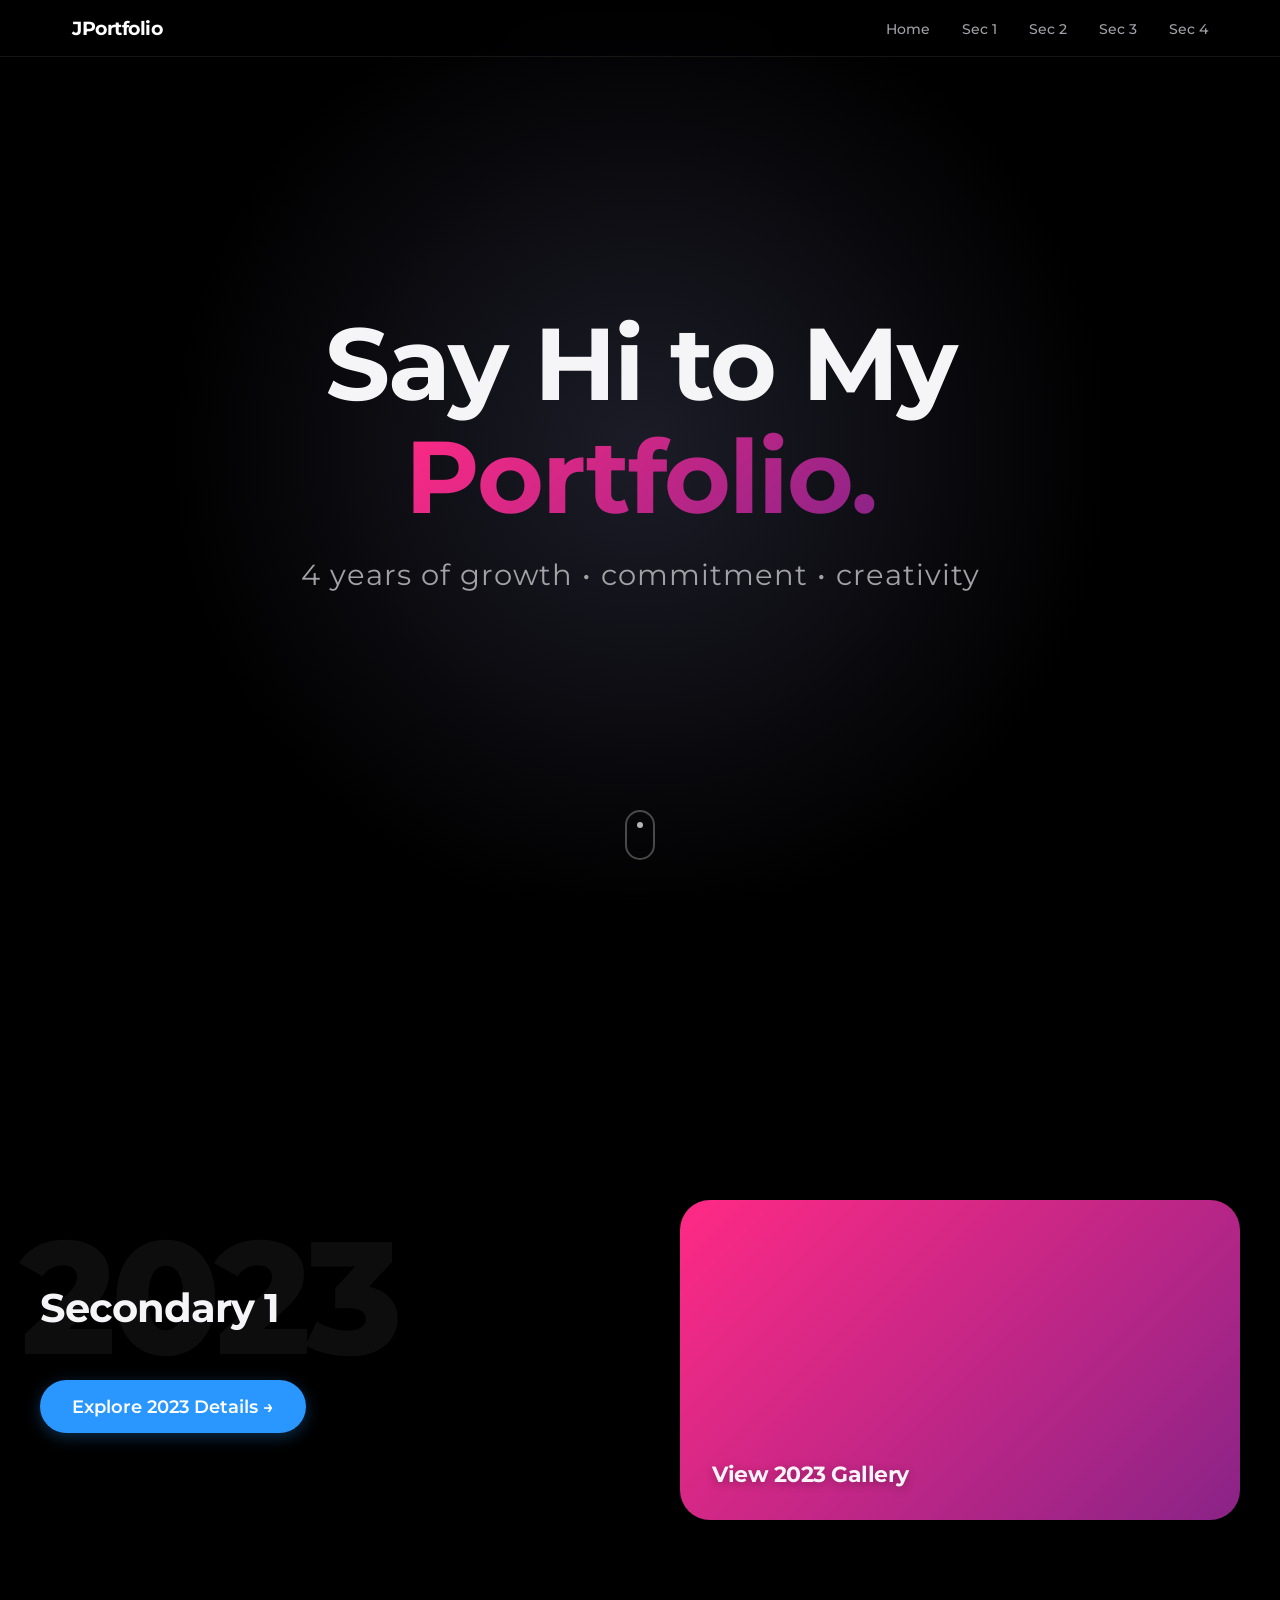
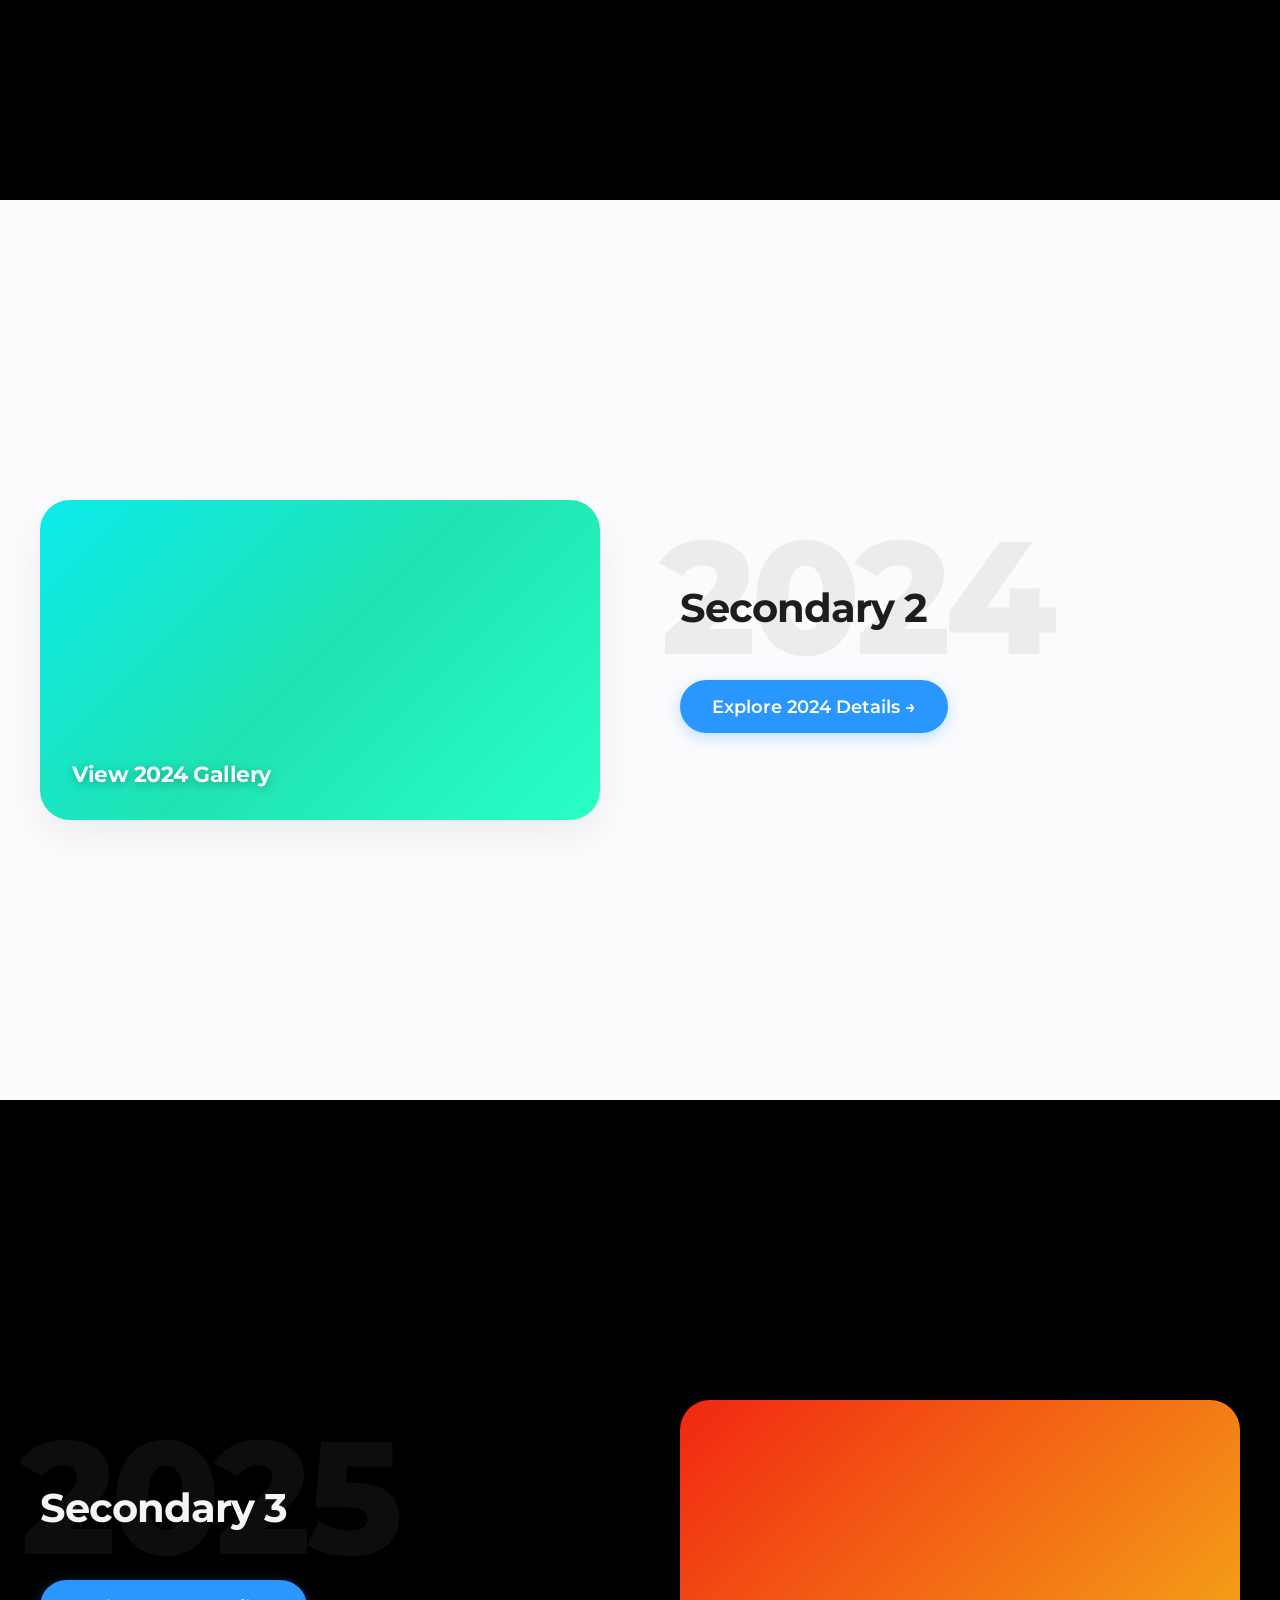
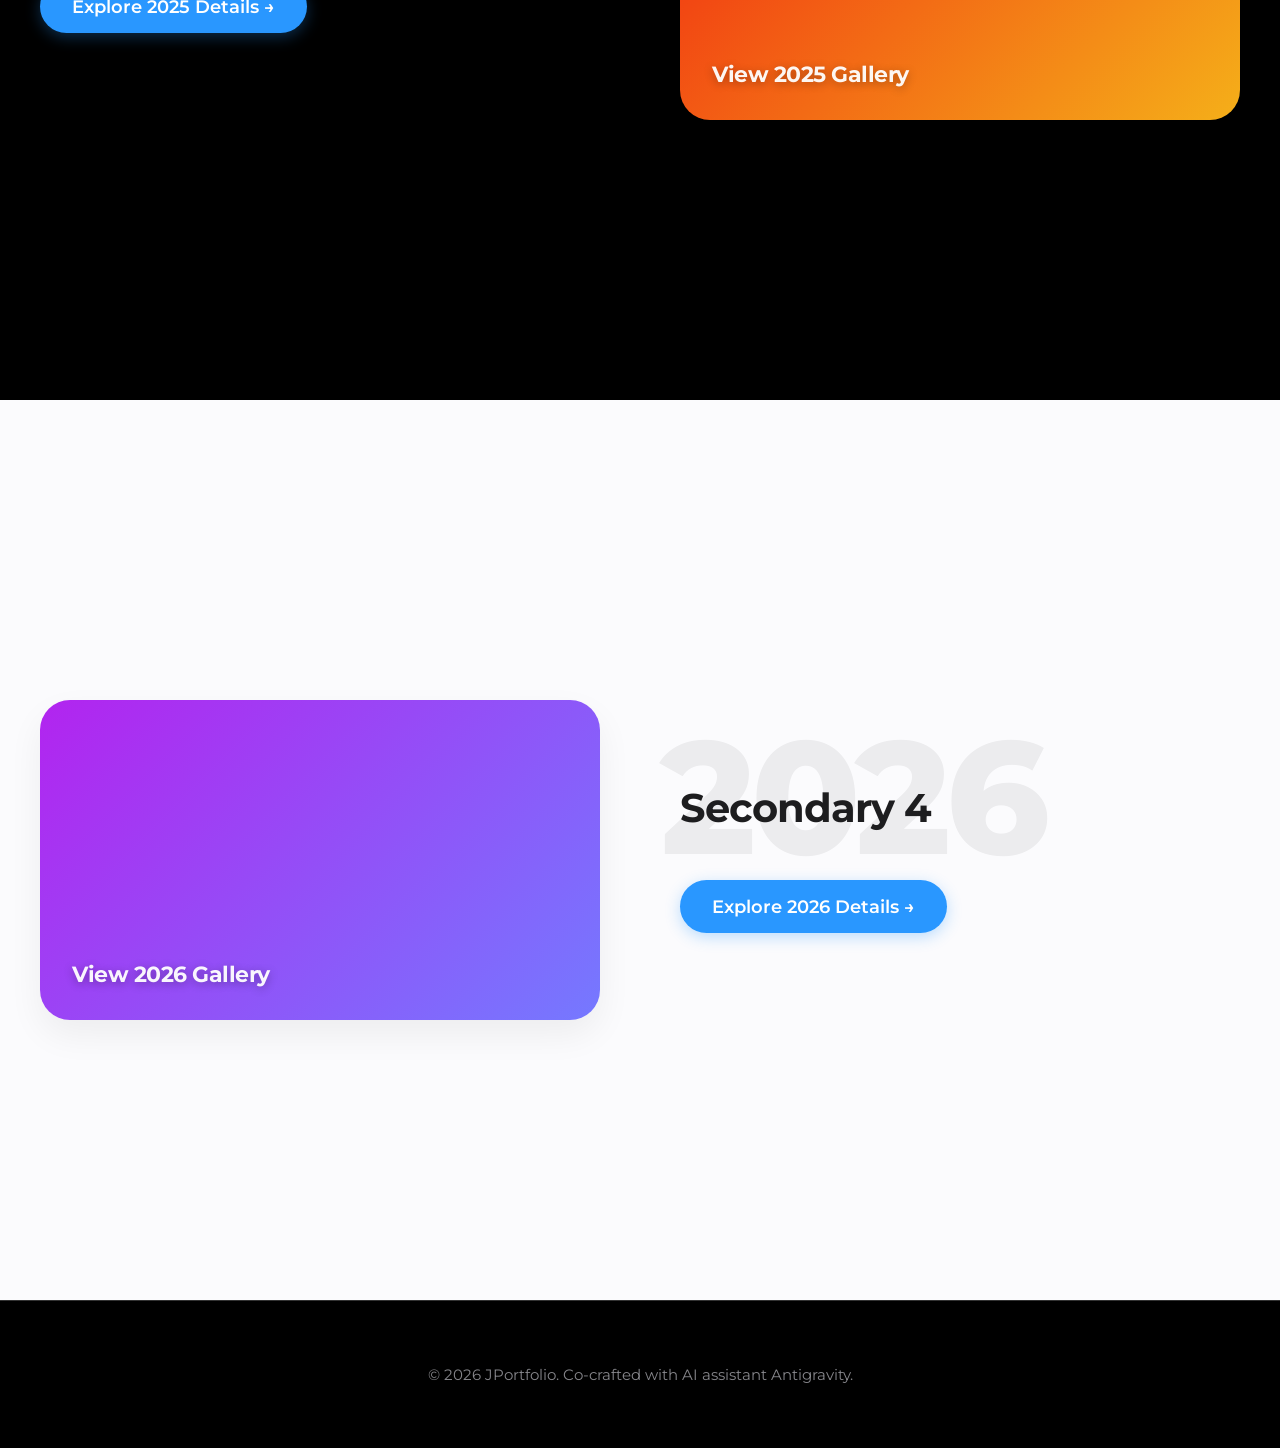
<file: index.html>
<!DOCTYPE html>
<html lang="en">

<head>
  <meta charset="UTF-8" />
  <meta name="viewport" content="width=device-width, initial-scale=1.0" />
  <title>JPortfolio</title>

  <!-- Montserrat Font -->
  <link rel="preconnect" href="https://fonts.googleapis.com">
  <link rel="preconnect" href="https://fonts.gstatic.com" crossorigin>
  <link href="https://fonts.googleapis.com/css2?family=Montserrat:wght@300;400;500;600;700&display=swap"
    rel="stylesheet">

  <link rel="stylesheet" href="style.css">
</head>

<body>

  <nav class="navbar">
    <div class="nav-content">
      <div class="logo">JPortfolio</div>
      <ul class="nav-links">
        <li><a href="#hero">Home</a></li>
        <li><a href="#sec1">Sec 1</a></li>
        <li><a href="#sec2">Sec 2</a></li>
        <li><a href="#sec3">Sec 3</a></li>
        <li><a href="#sec4">Sec 4</a></li>
      </ul>
    </div>
  </nav>

  <header id="hero" class="hero fade-up">
    <div class="hero-content">
      <h1 class="hero-title">Say Hi to My <br><span class="gradient-text">Portfolio.</span></h1>
      <p class="hero-subtitle">4 years of growth • commitment • creativity</p>
    </div>
    <div class="scroll-indicator">
      <div class="mouse"></div>
    </div>
  </header>

  <main>
    <section id="sec1" class="year dark-section">
      <div class="section-container">
        <div class="text-content fade-up">
          <h2 class="section-title">2023</h2>
          <h3 class="section-subtitle">Secondary 1</h3>
          <a href="2023.html" class="explore-btn">Explore 2023 Details &rarr;</a>
        </div>
        <div class="gallery-content fade-up delay">
          <a href="2023.html" style="text-decoration: none;">
            <div class="bento-grid" style="grid-template-rows: 300px;">
              <div class="bento-item gradient-1 bento-large explore-card">
                <div class="bento-inner">View 2023 Gallery</div>
              </div>
            </div>
          </a>
        </div>
      </div>
    </section>

    <section id="sec2" class="year light-section">
      <div class="section-container reverse">
        <div class="text-content fade-up">
          <h2 class="section-title">2024</h2>
          <h3 class="section-subtitle">Secondary 2</h3>
          <a href="2024.html" class="explore-btn">Explore 2024 Details &rarr;</a>
        </div>
        <div class="gallery-content fade-up delay">
          <a href="2024.html" style="text-decoration: none;">
            <div class="bento-grid" style="grid-template-rows: 300px;">
              <div class="bento-item gradient-2 bento-large explore-card">
                <div class="bento-inner">View 2024 Gallery</div>
              </div>
            </div>
          </a>
        </div>
      </div>
    </section>

    <section id="sec3" class="year dark-section">
      <div class="section-container">
        <div class="text-content fade-up">
          <h2 class="section-title">2025</h2>
          <h3 class="section-subtitle">Secondary 3</h3>
          <a href="2025.html" class="explore-btn">Explore 2025 Details &rarr;</a>
        </div>
        <div class="gallery-content fade-up delay">
          <a href="2025.html" style="text-decoration: none;">
            <div class="bento-grid" style="grid-template-rows: 300px;">
              <div class="bento-item gradient-3 bento-large explore-card">
                <div class="bento-inner">View 2025 Gallery</div>
              </div>
            </div>
          </a>
        </div>
      </div>
    </section>

    <section id="sec4" class="year light-section">
      <div class="section-container reverse">
        <div class="text-content fade-up">
          <h2 class="section-title">2026</h2>
          <h3 class="section-subtitle">Secondary 4</h3>
          <a href="2026.html" class="explore-btn">Explore 2026 Details &rarr;</a>
        </div>
        <div class="gallery-content fade-up delay">
          <a href="2026.html" style="text-decoration: none;">
            <div class="bento-grid" style="grid-template-rows: 300px;">
              <div class="bento-item gradient-4 bento-large explore-card">
                <div class="bento-inner">View 2026 Gallery</div>
              </div>
            </div>
          </a>
        </div>
      </div>
    </section>
  </main>

  <footer>
    <p>&copy; 2026 JPortfolio. Co-crafted with AI assistant Antigravity.</p>
  </footer>

  <script src="scripts.js"></script>
</body>

</html>
</file>
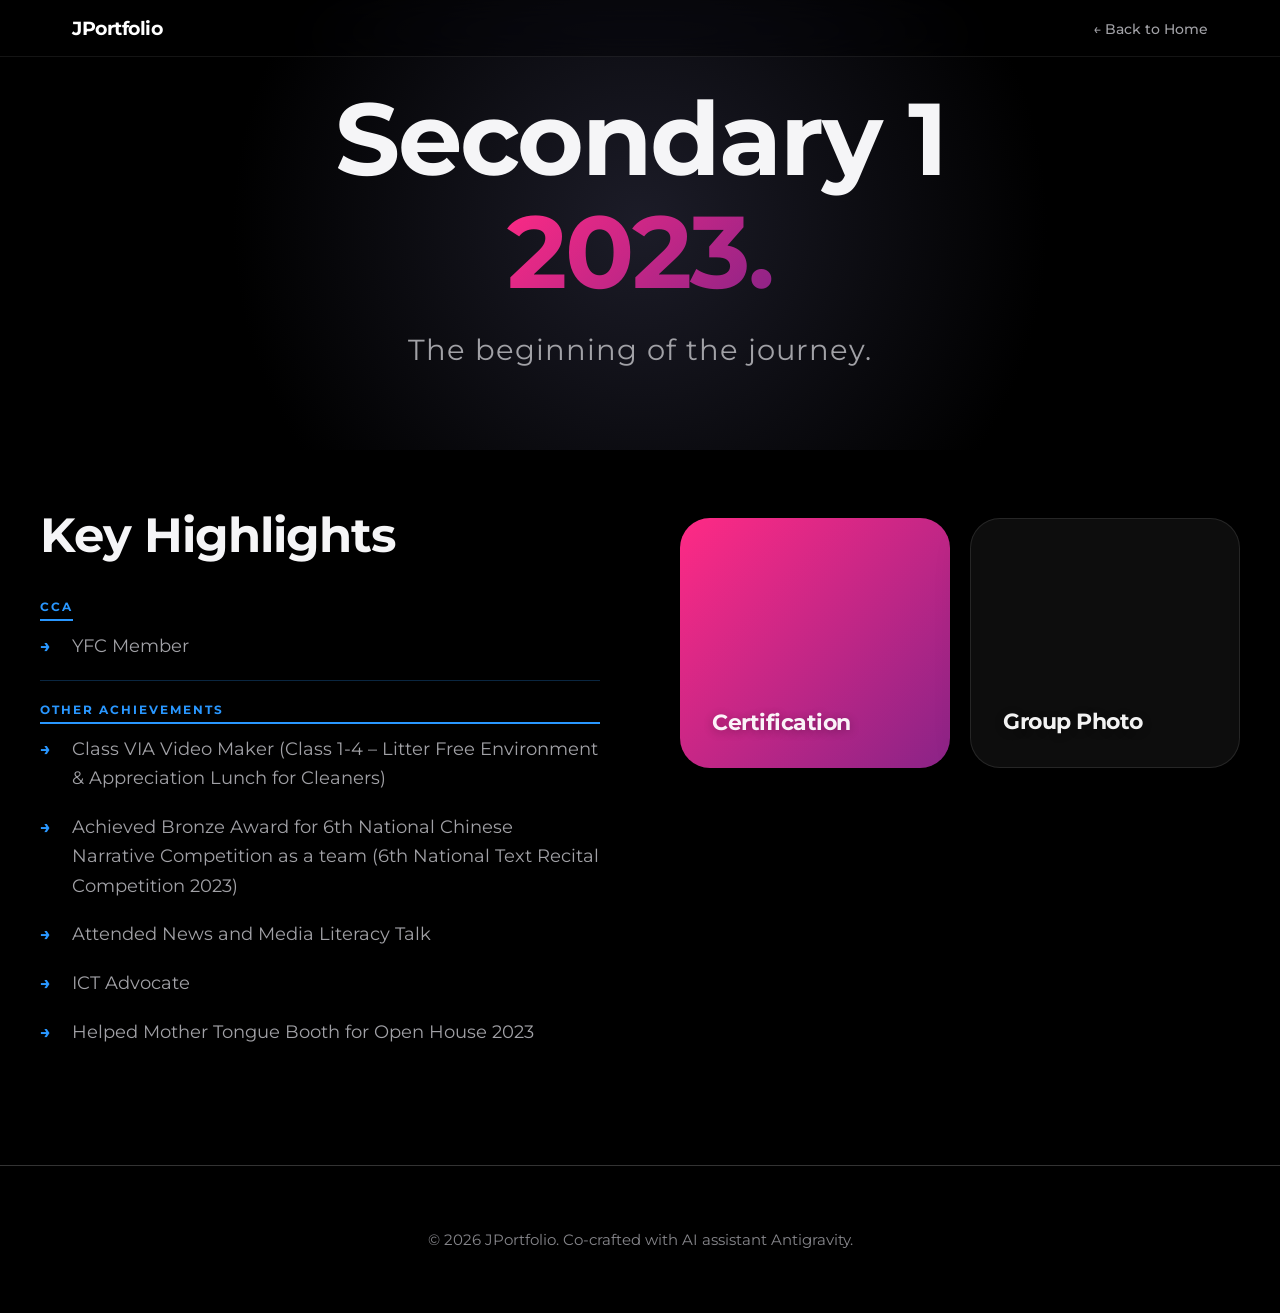
<file: 2023.html>
<!DOCTYPE html>
<html lang="en">

<head>
    <meta charset="UTF-8" />
    <meta name="viewport" content="width=device-width, initial-scale=1.0" />
    <title>2023 Details - JPortfolio</title>
    <link rel="preconnect" href="https://fonts.googleapis.com">
    <link rel="preconnect" href="https://fonts.gstatic.com" crossorigin>
    <link href="https://fonts.googleapis.com/css2?family=Montserrat:wght@300;400;500;600;700&display=swap"
        rel="stylesheet">
    <link rel="stylesheet" href="style.css">
</head>

<body>

    <nav class="navbar">
        <div class="nav-content">
            <div class="logo">JPortfolio</div>
            <ul class="nav-links">
                <li><a href="index.html">← Back to Home</a></li>
            </ul>
        </div>
    </nav>

    <header class="hero fade-up" style="height: 50vh; min-height: 400px;">
        <div class="hero-content">
            <h1 class="hero-title">Secondary 1 <br><span class="gradient-text"
                    style="background: var(--apple-gradient-1); -webkit-background-clip: text;">2023.</span></h1>
            <p class="hero-subtitle">The beginning of the journey.</p>
        </div>
    </header>

    <main>
        <section class="year dark-section" style="padding-top: 40px; min-height: auto; padding-bottom: 100px;">
            <div class="section-container">
                <div class="text-content fade-up">
                    <h2 class="section-subtitle" style="font-size: 3rem;">Key Highlights</h2>
                    <ul class="stagger-list" style="margin-top: 2rem;">
                        <li class="list-category"><strong>CCA</strong></li>
                        <li>YFC Member</li>
                        <li class="list-category" style="margin-top: 1rem;"><strong>Other Achievements</strong></li>
                        <li>Class VIA Video Maker (Class 1-4 – Litter Free Environment &amp; Appreciation Lunch for
                            Cleaners)</li>
                        <li>Achieved Bronze Award for 6th National Chinese Narrative Competition as a team (6th National
                            Text Recital Competition 2023)</li>
                        <li>Attended News and Media Literacy Talk</li>
                        <li>ICT Advocate</li>
                        <li>Helped Mother Tongue Booth for Open House 2023</li>
                    </ul>
                </div>
                <div class="gallery-content fade-up delay">
                    <div class="bento-grid">
                        <div class="bento-item gradient-1">
                            <div class="bento-inner">Certification</div>
                        </div>
                        <div class="bento-item glass">
                            <div class="bento-inner">Group Photo</div>
                        </div>
                    </div>
                </div>
            </div>
        </section>
    </main>

    <footer>
        <p>&copy; 2026 JPortfolio. Co-crafted with AI assistant Antigravity.</p>
    </footer>

    <script src="scripts.js"></script>
</body>

</html>
</file>
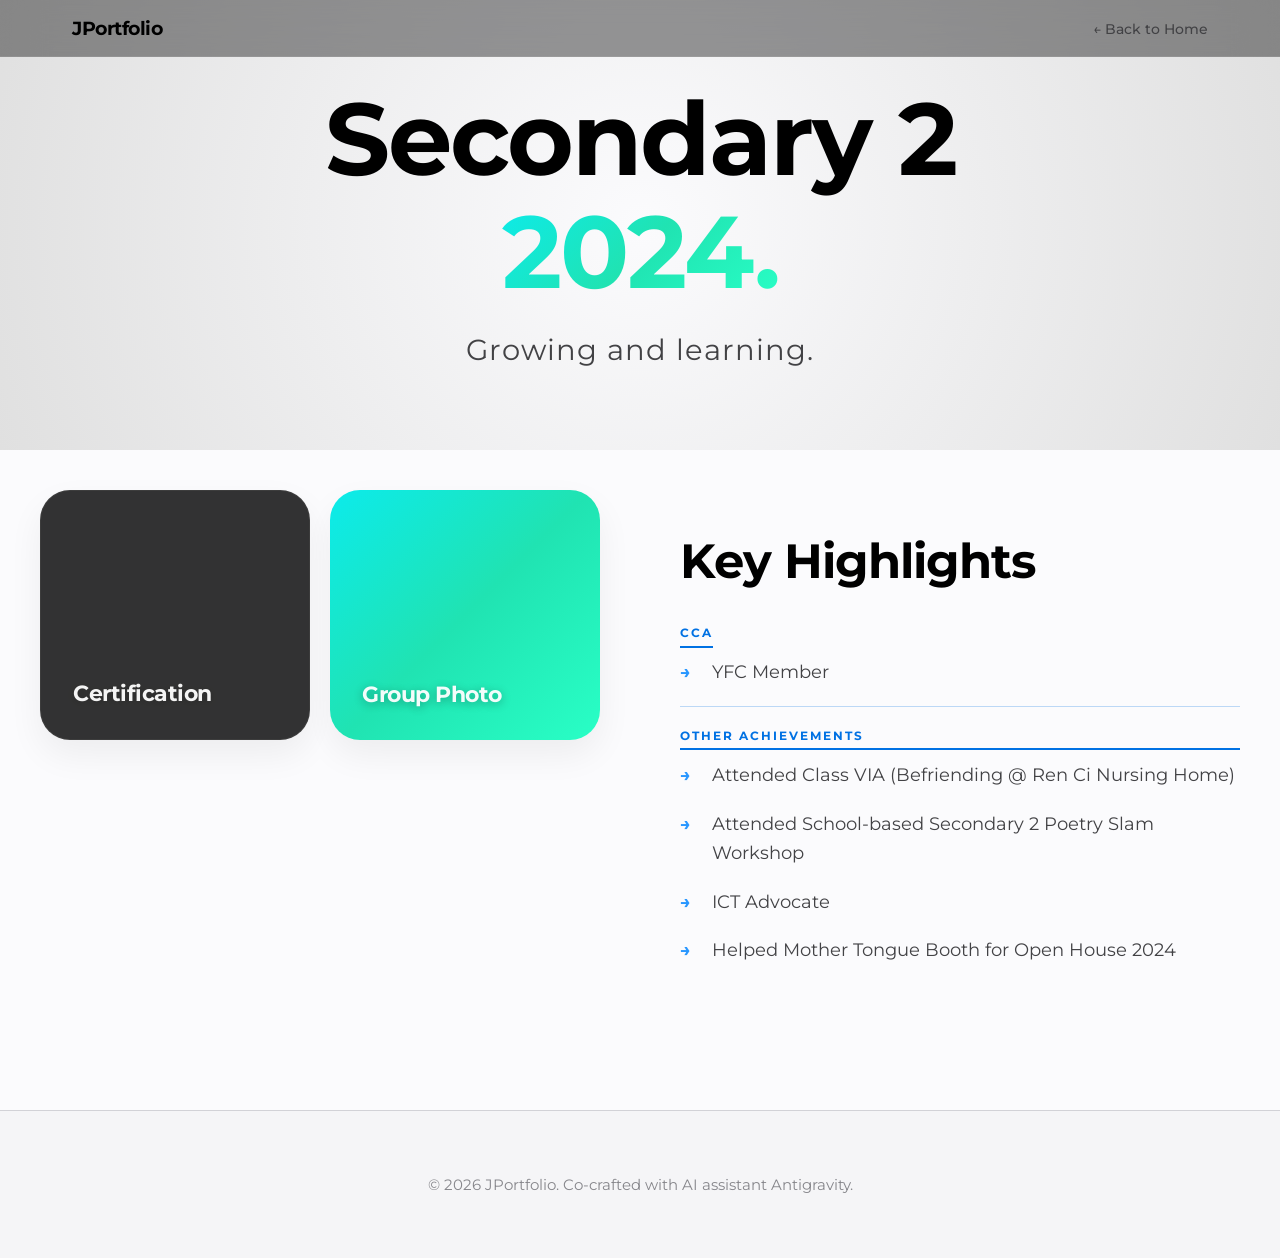
<file: 2024.html>
<!DOCTYPE html>
<html lang="en">

<head>
    <meta charset="UTF-8" />
    <meta name="viewport" content="width=device-width, initial-scale=1.0" />
    <title>2024 Details - JPortfolio</title>
    <link rel="preconnect" href="https://fonts.googleapis.com">
    <link rel="preconnect" href="https://fonts.gstatic.com" crossorigin>
    <link href="https://fonts.googleapis.com/css2?family=Montserrat:wght@300;400;500;600;700&display=swap"
        rel="stylesheet">
    <link rel="stylesheet" href="style.css">
</head>

<body style="background: var(--bg-light); color: var(--text-light);">

    <nav class="navbar" style="background: rgba(255, 255, 255, 0.4); border-bottom: 1px solid rgba(0, 0, 0, 0.08);">
        <div class="nav-content">
            <div class="logo" style="color: #000;">JPortfolio</div>
            <ul class="nav-links">
                <li><a href="index.html" style="color: #424245;">← Back to Home</a></li>
            </ul>
        </div>
    </nav>

    <header class="hero fade-up"
        style="height: 50vh; min-height: 400px; background: radial-gradient(circle at center, #fbfbfd 0%, #e0e0e0 100%);">
        <div class="hero-content">
            <h1 class="hero-title" style="color: #000;">Secondary 2 <br><span class="gradient-text"
                    style="background: var(--apple-gradient-2); -webkit-background-clip: text;">2024.</span></h1>
            <p class="hero-subtitle" style="color: #424245;">Growing and learning.</p>
        </div>
    </header>

    <main>
        <section class="year light-section" style="padding-top: 40px; min-height: auto; padding-bottom: 100px;">
            <div class="section-container reverse">
                <div class="text-content fade-up">
                    <h2 class="section-subtitle" style="font-size: 3rem; color: #000;">Key Highlights</h2>
                    <ul class="stagger-list" style="margin-top: 2rem;">
                        <li class="list-category"><strong>CCA</strong></li>
                        <li>YFC Member</li>
                        <li class="list-category" style="margin-top: 1rem;"><strong>Other Achievements</strong></li>
                        <li>Attended Class VIA (Befriending @ Ren Ci Nursing Home)</li>
                        <li>Attended School-based Secondary 2 Poetry Slam Workshop</li>
                        <li>ICT Advocate</li>
                        <li>Helped Mother Tongue Booth for Open House 2024</li>
                    </ul>
                </div>
                <div class="gallery-content fade-up delay">
                    <div class="bento-grid">
                        <div class="bento-item glass-dark" style="background: rgba(0,0,0,0.8);">
                            <div class="bento-inner">Certification</div>
                        </div>
                        <div class="bento-item gradient-2">
                            <div class="bento-inner">Group Photo</div>
                        </div>
                    </div>
                </div>
            </div>
        </section>
    </main>

    <footer style="background: #f5f5f7; border-top: 1px solid #d2d2d7; color: #86868b;">
        <p>&copy; 2026 JPortfolio. Co-crafted with AI assistant Antigravity.</p>
    </footer>

    <script src="scripts.js"></script>
</body>

</html>
</file>
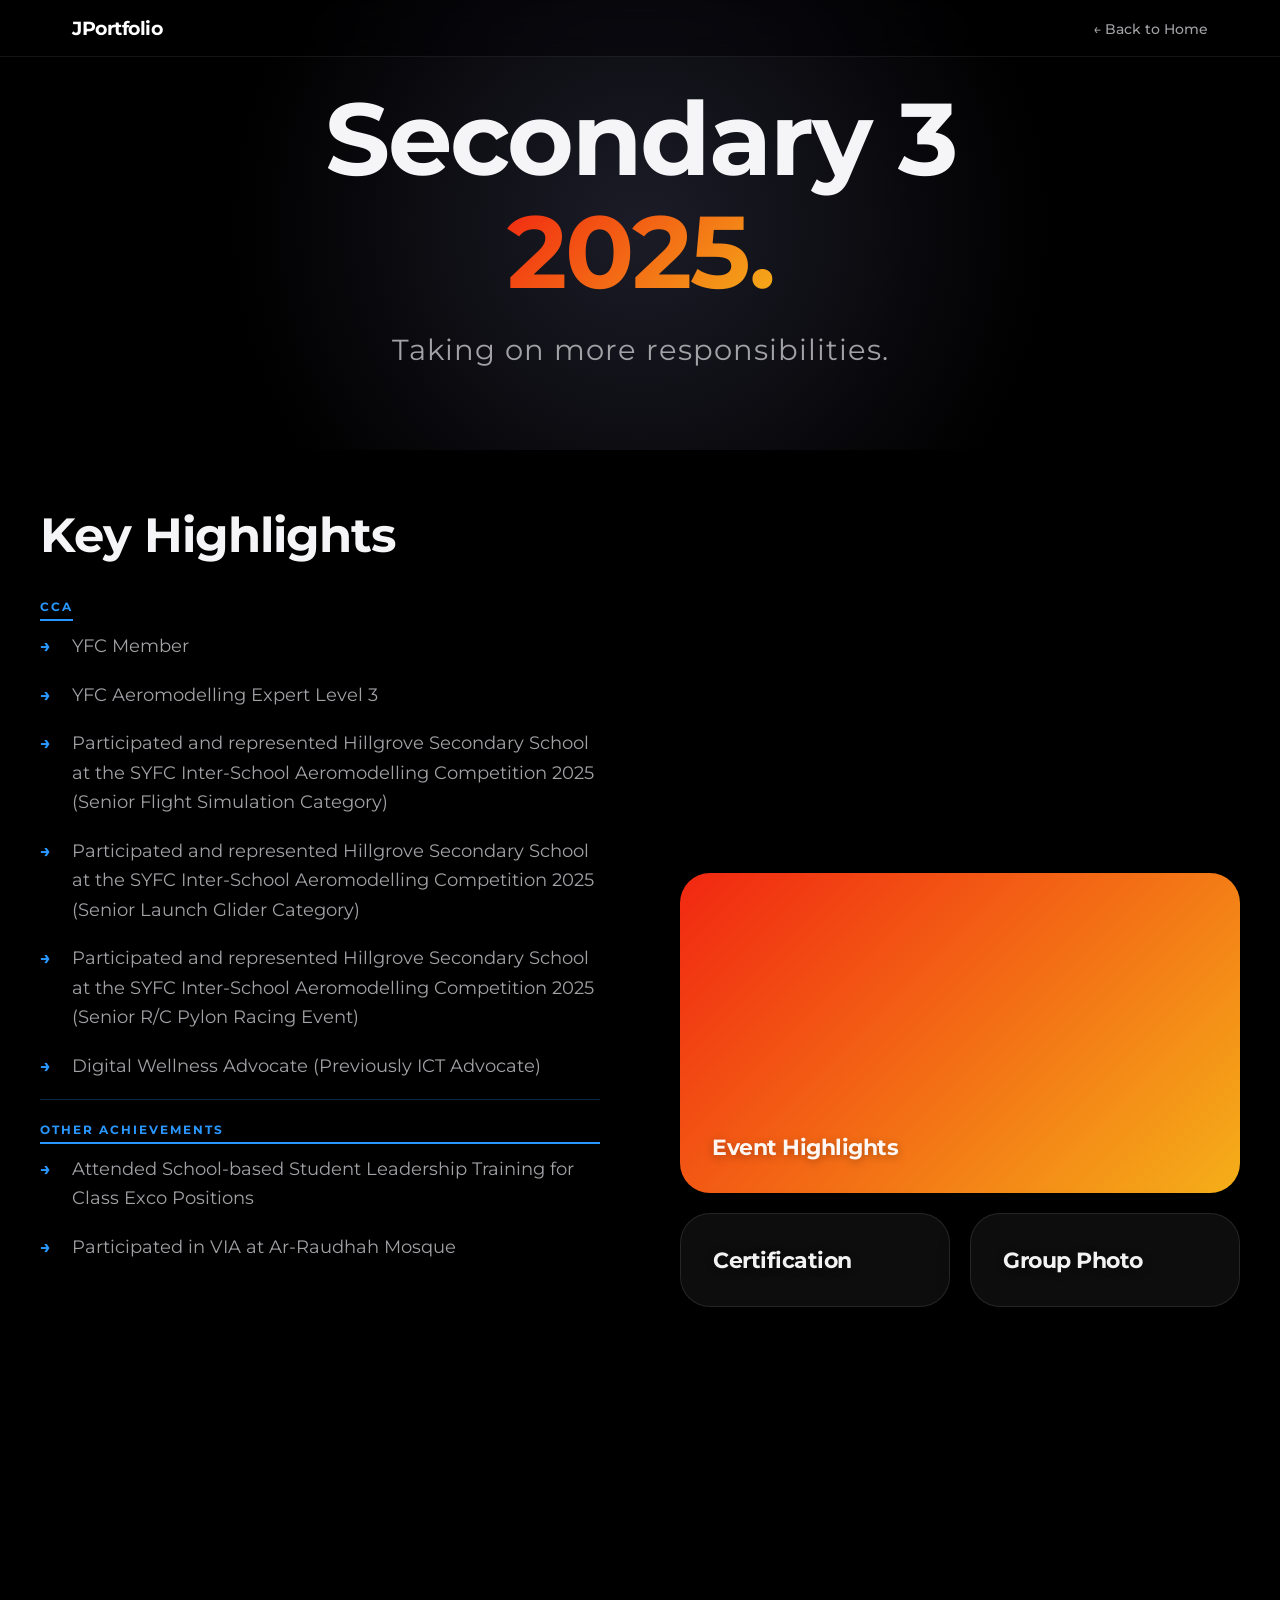
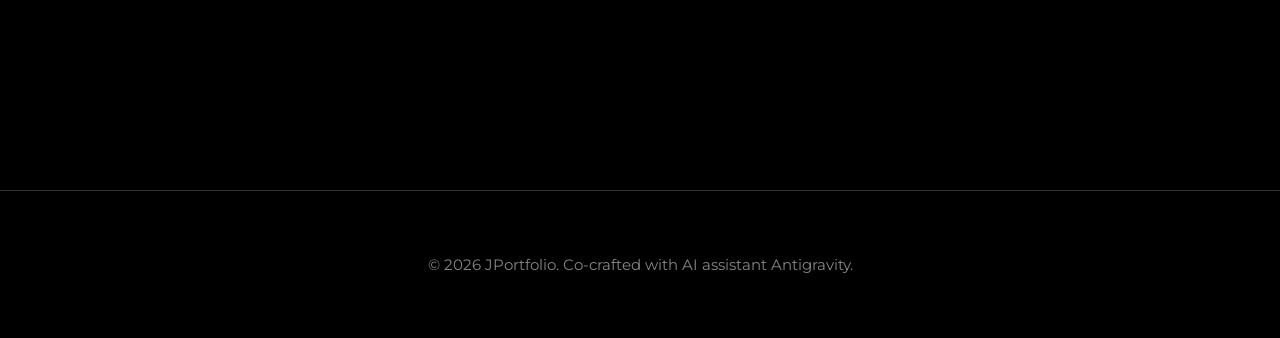
<file: 2025.html>
<!DOCTYPE html>
<html lang="en">

<head>
    <meta charset="UTF-8" />
    <meta name="viewport" content="width=device-width, initial-scale=1.0" />
    <title>2025 Details - JPortfolio</title>
    <link rel="preconnect" href="https://fonts.googleapis.com">
    <link rel="preconnect" href="https://fonts.gstatic.com" crossorigin>
    <link href="https://fonts.googleapis.com/css2?family=Montserrat:wght@300;400;500;600;700&display=swap"
        rel="stylesheet">
    <link rel="stylesheet" href="style.css">
</head>

<body>

    <nav class="navbar">
        <div class="nav-content">
            <div class="logo">JPortfolio</div>
            <ul class="nav-links">
                <li><a href="index.html">← Back to Home</a></li>
            </ul>
        </div>
    </nav>

    <header class="hero fade-up" style="height: 50vh; min-height: 400px;">
        <div class="hero-content">
            <h1 class="hero-title">Secondary 3 <br><span class="gradient-text"
                    style="background: var(--apple-gradient-3); -webkit-background-clip: text;">2025.</span></h1>
            <p class="hero-subtitle">Taking on more responsibilities.</p>
        </div>
    </header>

    <main>
        <section class="year dark-section" style="padding-top: 40px; min-height: auto; padding-bottom: 100px;">
            <div class="section-container">
                <div class="text-content fade-up">
                    <h2 class="section-subtitle" style="font-size: 3rem;">Key Highlights</h2>
                    <ul class="stagger-list" style="margin-top: 2rem;">
                        <li class="list-category"><strong>CCA</strong></li>
                        <li>YFC Member</li>
                        <li>YFC Aeromodelling Expert Level 3</li>
                        <li>Participated and represented Hillgrove Secondary School at the SYFC Inter-School
                            Aeromodelling Competition 2025 (Senior Flight Simulation Category)</li>
                        <li>Participated and represented Hillgrove Secondary School at the SYFC Inter-School
                            Aeromodelling Competition 2025 (Senior Launch Glider Category)</li>
                        <li>Participated and represented Hillgrove Secondary School at the SYFC Inter-School
                            Aeromodelling Competition 2025 (Senior R/C Pylon Racing Event)</li>
                        <li>Digital Wellness Advocate (Previously ICT Advocate)</li>
                        <li class="list-category" style="margin-top: 1rem;"><strong>Other Achievements</strong></li>
                        <li>Attended School-based Student Leadership Training for Class Exco Positions</li>
                        <li>Participated in VIA at Ar-Raudhah Mosque</li>
                        <li>Created montages for class-level events</li>
                        <li>Contributed Significantly in PTM, was in charge of a segment in PTM which requires
                            prerequisites for drone flying</li>
                        <li>Participated in MASTEREIGN Business &amp; Entrepreneurship Programme</li>
                        <li>Main sharer for Hillgrove Learning Festival for Chinese Chess</li>
                        <li>Helped Design &amp; Technology Booth for Open House 2025</li>
                        <li>Interviewed for Class Vice-Chairman Role</li>
                    </ul>
                </div>
                <div class="gallery-content fade-up delay">
                    <div class="bento-grid three-grid">
                        <div class="bento-item gradient-3 bento-large">
                            <div class="bento-inner">Event Highlights</div>
                        </div>
                        <div class="bento-item glass">
                            <div class="bento-inner">Certification</div>
                        </div>
                        <div class="bento-item glass">
                            <div class="bento-inner">Group Photo</div>
                        </div>
                    </div>
                </div>
            </div>
        </section>
    </main>

    <footer>
        <p>&copy; 2026 JPortfolio. Co-crafted with AI assistant Antigravity.</p>
    </footer>

    <script src="scripts.js"></script>
</body>

</html>
</file>
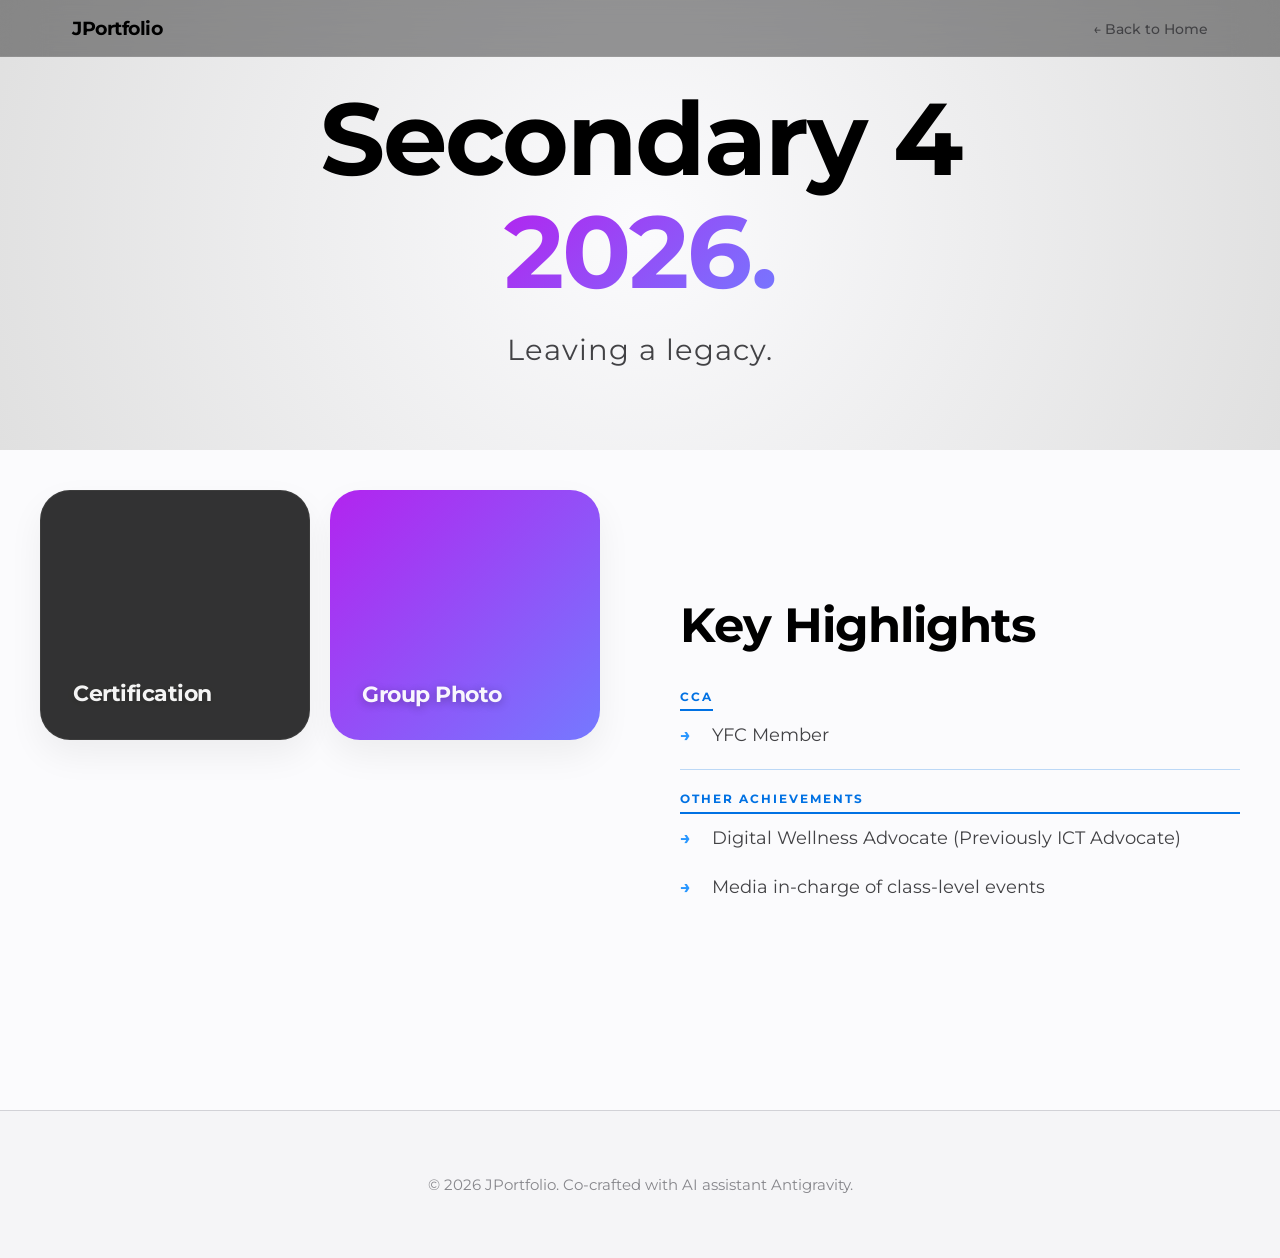
<file: 2026.html>
<!DOCTYPE html>
<html lang="en">

<head>
    <meta charset="UTF-8" />
    <meta name="viewport" content="width=device-width, initial-scale=1.0" />
    <title>2026 Details - JPortfolio</title>
    <link rel="preconnect" href="https://fonts.googleapis.com">
    <link rel="preconnect" href="https://fonts.gstatic.com" crossorigin>
    <link href="https://fonts.googleapis.com/css2?family=Montserrat:wght@300;400;500;600;700&display=swap"
        rel="stylesheet">
    <link rel="stylesheet" href="style.css">
</head>

<body style="background: var(--bg-light); color: var(--text-light);">

    <nav class="navbar" style="background: rgba(255, 255, 255, 0.4); border-bottom: 1px solid rgba(0, 0, 0, 0.08);">
        <div class="nav-content">
            <div class="logo" style="color: #000;">JPortfolio</div>
            <ul class="nav-links">
                <li><a href="index.html" style="color: #424245;">← Back to Home</a></li>
            </ul>
        </div>
    </nav>

    <header class="hero fade-up"
        style="height: 50vh; min-height: 400px; background: radial-gradient(circle at center, #fbfbfd 0%, #e0e0e0 100%);">
        <div class="hero-content">
            <h1 class="hero-title" style="color: #000;">Secondary 4 <br><span class="gradient-text"
                    style="background: var(--apple-gradient-4); -webkit-background-clip: text;">2026.</span></h1>
            <p class="hero-subtitle" style="color: #424245;">Leaving a legacy.</p>
        </div>
    </header>

    <main>
        <section class="year light-section" style="padding-top: 40px; min-height: auto; padding-bottom: 100px;">
            <div class="section-container reverse">
                <div class="text-content fade-up">
                    <h2 class="section-subtitle" style="font-size: 3rem; color: #000;">Key Highlights</h2>
                    <ul class="stagger-list" style="margin-top: 2rem;">
                        <li class="list-category"><strong>CCA</strong></li>
                        <li>YFC Member</li>
                        <li class="list-category" style="margin-top: 1rem;"><strong>Other Achievements</strong></li>
                        <li>Digital Wellness Advocate (Previously ICT Advocate)</li>
                        <li>Media in-charge of class-level events</li>
                    </ul>
                </div>
                <div class="gallery-content fade-up delay">
                    <div class="bento-grid">
                        <div class="bento-item glass-dark" style="background: rgba(0,0,0,0.8);">
                            <div class="bento-inner">Certification</div>
                        </div>
                        <div class="bento-item gradient-4">
                            <div class="bento-inner">Group Photo</div>
                        </div>
                    </div>
                </div>
            </div>
        </section>
    </main>

    <footer style="background: #f5f5f7; border-top: 1px solid #d2d2d7; color: #86868b;">
        <p>&copy; 2026 JPortfolio. Co-crafted with AI assistant Antigravity.</p>
    </footer>

    <script src="scripts.js"></script>
</body>

</html>
</file>
<file: style.css>
:root {
  --bg-dark: #000000;
  --text-dark: #f5f5f7;
  --bg-light: #fbfbfd;
  --text-light: #1d1d1f;
  --apple-blue: #2997ff;
  --apple-gradient-1: linear-gradient(135deg, #ff2a85, #8a2387);
  --apple-gradient-2: linear-gradient(135deg, #0cebeb, #20e3b2, #29ffc6);
  --apple-gradient-3: linear-gradient(135deg, #f12711, #f5af19);
  --apple-gradient-4: linear-gradient(135deg, #b224ef, #7579ff);
}
* {
  margin: 0;
  padding: 0;
  box-sizing: border-box;
  font-family: 'Montserrat', -apple-system, BlinkMacSystemFont, sans-serif;
}
body {
  background: var(--bg-dark);
  color: var(--text-dark);
  overflow-x: hidden;
  -webkit-font-smoothing: antialiased;
}
html {
  scroll-behavior: smooth;
}
/* Navbar */
.navbar {
  position: fixed;
  top: 0;
  width: 100%;
  z-index: 1000;
  background: rgba(0, 0, 0, 0.4);
  backdrop-filter: saturate(180%) blur(20px);
  -webkit-backdrop-filter: saturate(180%) blur(20px);
  border-bottom: 1px solid rgba(255, 255, 255, 0.08);
  transition: all 0.3s ease;
}
.nav-content {
  max-width: 1200px;
  margin: 0 auto;
  padding: 1rem 2rem;
  display: flex;
  justify-content: space-between;
  align-items: center;
}
.logo {
  font-weight: 700;
  font-size: 1.2rem;
  letter-spacing: -0.5px;
  color: #fff;
}
.nav-links {
  display: flex;
  list-style: none;
  gap: 2rem;
}
.nav-links a {
  text-decoration: none;
  color: #a1a1a6;
  font-size: 0.9rem;
  font-weight: 500;
  transition: color 0.3s ease;
}
.nav-links a:hover {
  color: #fff;
}
/* Hero Section */
.hero {
  height: 100vh;
  display: flex;
  flex-direction: column;
  justify-content: center;
  align-items: center;
  text-align: center;
  position: relative;
  background: radial-gradient(circle at center, #1c1c28 0%, #000 60%);
  padding: 0 2rem;
}
.hero-title {
  font-size: clamp(3rem, 8vw, 6.5rem);
  font-weight: 700;
  line-height: 1.1;
  letter-spacing: -2px;
  margin-bottom: 1.5rem;
}
.gradient-text {
  background: var(--apple-gradient-1);
  -webkit-background-clip: text;
  -webkit-text-fill-color: transparent;
  background-clip: text;
  display: inline-block;
}
.hero-subtitle {
  font-size: clamp(1.2rem, 3vw, 1.8rem);
  font-weight: 400;
  color: #a1a1a6;
  letter-spacing: 1px;
}
/* Scroll Indicator */
.scroll-indicator {
  position: absolute;
  bottom: 40px;
  left: 50%;
  transform: translateX(-50%);
  opacity: 0.7;
}
.mouse {
  width: 30px;
  height: 50px;
  border: 2px solid #666;
  border-radius: 20px;
  position: relative;
}
.mouse::before {
  content: '';
  position: absolute;
  top: 10px;
  left: 50%;
  transform: translateX(-50%);
  width: 6px;
  height: 6px;
  background: #fff;
  border-radius: 50%;
  animation: scroll 2s infinite;
}
@keyframes scroll {
  0% {
    transform: translate(-50%, 0);
    opacity: 1;
  }
  100% {
    transform: translate(-50%, 20px);
    opacity: 0;
  }
}
/* Sections */
.year {
  min-height: 100vh;
  padding: 100px 2rem;
  display: flex;
  align-items: center;
}
.dark-section {
  background: var(--bg-dark);
  color: var(--text-dark);
}
.light-section {
  background: var(--bg-light);
  color: var(--text-light);
}
.section-container {
  max-width: 1200px;
  margin: 0 auto;
  display: flex;
  align-items: center;
  gap: 5rem;
  width: 100%;
}
.section-container.reverse {
  flex-direction: row-reverse;
}
.text-content {
  flex: 1;
  position: relative;
}
.section-title {
  font-size: clamp(4rem, 15vw, 10rem);
  font-weight: 800;
  letter-spacing: -5px;
  line-height: 1;
  opacity: 0.05;
  position: absolute;
  transform: translateY(-50px) translateX(-20px);
  z-index: 0;
  user-select: none;
}
.light-section .section-title {
  color: #000;
  opacity: 0.06;
}
.dark-section .section-title {
  color: #fff;
}
.section-subtitle {
  font-size: 2.5rem;
  font-weight: 700;
  margin-bottom: 2rem;
  margin-top: 1rem;
  position: relative;
  z-index: 1;
  letter-spacing: -1px;
}
.stagger-list {
  list-style: none;
  position: relative;
  z-index: 1;
}
.stagger-list li {
  font-size: 1.15rem;
  line-height: 1.6;
  margin-bottom: 1.2rem;
  padding-left: 2rem;
  position: relative;
  font-weight: 400;
  color: #a1a1a6;
  transition: color 0.3s ease;
}
.light-section .stagger-list li {
  color: #424245;
}
.stagger-list li:hover {
  color: inherit;
}
.stagger-list li::before {
  content: '→';
  position: absolute;
  left: 0;
  color: var(--apple-blue);
  font-weight: bold;
}
.stagger-list li.list-category {
  color: var(--apple-blue);
  font-size: 0.75rem;
  font-weight: 700;
  letter-spacing: 2px;
  text-transform: uppercase;
  padding-left: 0;
  margin-bottom: 0.6rem;
  pointer-events: none;
  display: inline-block;
  border-bottom: 2px solid var(--apple-blue);
  padding-bottom: 0.2rem;
}
.light-section .stagger-list li.list-category {
  color: #0071e3;
  border-bottom-color: #0071e3;
}
.stagger-list li.list-category:not(:first-child) {
  border-top: 1px solid rgba(41, 151, 255, 0.25);
  padding-top: 1.2rem;
  margin-top: 1.5rem;
  width: 100%;
  display: block;
}
.light-section .stagger-list li.list-category:not(:first-child) {
  border-top-color: rgba(0, 113, 227, 0.25);
}
.stagger-list li.list-category::before {
  display: none;
}
/* Bento Grid */
.gallery-content {
  flex: 1;
  width: 100%;
}
.bento-grid {
  display: grid;
  grid-template-columns: 1fr 1fr;
  grid-template-rows: 250px 250px;
  gap: 20px;
}
.three-grid {
  grid-template-rows: auto auto;
}
.bento-large {
  grid-column: 1 / -1;
  height: 320px;
}
.bento-item {
  border-radius: 30px;
  overflow: hidden;
  position: relative;
  display: flex;
  align-items: flex-end;
  justify-content: flex-start;
  padding: 2rem;
  box-shadow: 0 10px 40px rgba(0, 0, 0, 0.1);
  transition: transform 0.4s cubic-bezier(0.175, 0.885, 0.32, 1.275), box-shadow 0.4s ease;
}
.bento-item:hover {
  transform: scale(1.02) translateY(-5px);
  box-shadow: 0 20px 40px rgba(0, 0, 0, 0.2);
}
.light-section .bento-item {
  box-shadow: 0 15px 35px rgba(0, 0, 0, 0.06);
}
.bento-inner {
  z-index: 2;
  font-weight: 700;
  font-size: 1.4rem;
  letter-spacing: -0.5px;
  color: rgba(255, 255, 255, 0.95);
  text-shadow: 0 2px 10px rgba(0, 0, 0, 0.3);
}
/* Background Treatments for Bento */
.glass {
  background: rgba(255, 255, 255, 0.05);
  backdrop-filter: blur(20px);
  border: 1px solid rgba(255, 255, 255, 0.1);
}
.glass-dark {
  background: rgba(0, 0, 0, 0.6);
  backdrop-filter: blur(20px);
  border: 1px solid rgba(255, 255, 255, 0.05);
}
.gradient-1 {
  background: var(--apple-gradient-1);
}
.gradient-2 {
  background: var(--apple-gradient-2);
}
.gradient-3 {
  background: var(--apple-gradient-3);
}
.gradient-4 {
  background: var(--apple-gradient-4);
}
/* Animations Basics */
.fade-up {
  opacity: 0;
  transform: translateY(60px) scale(0.95);
  filter: blur(10px);
  transition: opacity 1.2s cubic-bezier(0.16, 1, 0.3, 1),
    transform 1.2s cubic-bezier(0.16, 1, 0.3, 1),
    filter 1.2s cubic-bezier(0.16, 1, 0.3, 1);
}
.fade-up.visible {
  opacity: 1;
  transform: translateY(0) scale(1);
  filter: blur(0);
}
.delay {
  transition-delay: 0.2s;
}
/* Stagger List Defaults */
.stagger-list li {
  opacity: 0;
  transform: translateX(-30px);
  transition: opacity 0.8s cubic-bezier(0.16, 1, 0.3, 1),
    transform 0.8s cubic-bezier(0.16, 1, 0.3, 1);
}
/* Explore Button & Links */
.explore-btn {
  display: inline-block;
  margin-top: 1rem;
  padding: 1rem 2rem;
  background: var(--apple-blue);
  color: #fff;
  border-radius: 30px;
  font-weight: 600;
  font-size: 1.1rem;
  text-decoration: none;
  box-shadow: 0 4px 15px rgba(41, 151, 255, 0.3);
  transition: transform 0.3s ease, box-shadow 0.3s ease, background 0.3s ease;
}
.explore-btn:hover {
  transform: translateY(-2px);
  box-shadow: 0 6px 20px rgba(41, 151, 255, 0.4);
  background: #1e83e6;
}
.explore-card {
  cursor: pointer;
}
/* Footer */
footer {
  text-align: center;
  padding: 4rem 2rem;
  background: #000;
  color: #86868b;
  font-size: 0.95rem;
  border-top: 1px solid #333;
}
/* Responsive */
@media (max-width: 900px) {
  .section-container,
  .section-container.reverse {
    flex-direction: column;
    gap: 4rem;
  }
  .section-title {
    font-size: 6rem;
    transform: translateY(-20px);
  }
  .bento-grid {
    grid-template-rows: 200px 200px;
  }
  .bento-large {
    height: 250px;
  }
  .nav-links {
    display: none;
  }
  .hero-title {
    font-size: 3.5rem;
  }
}
</file>
